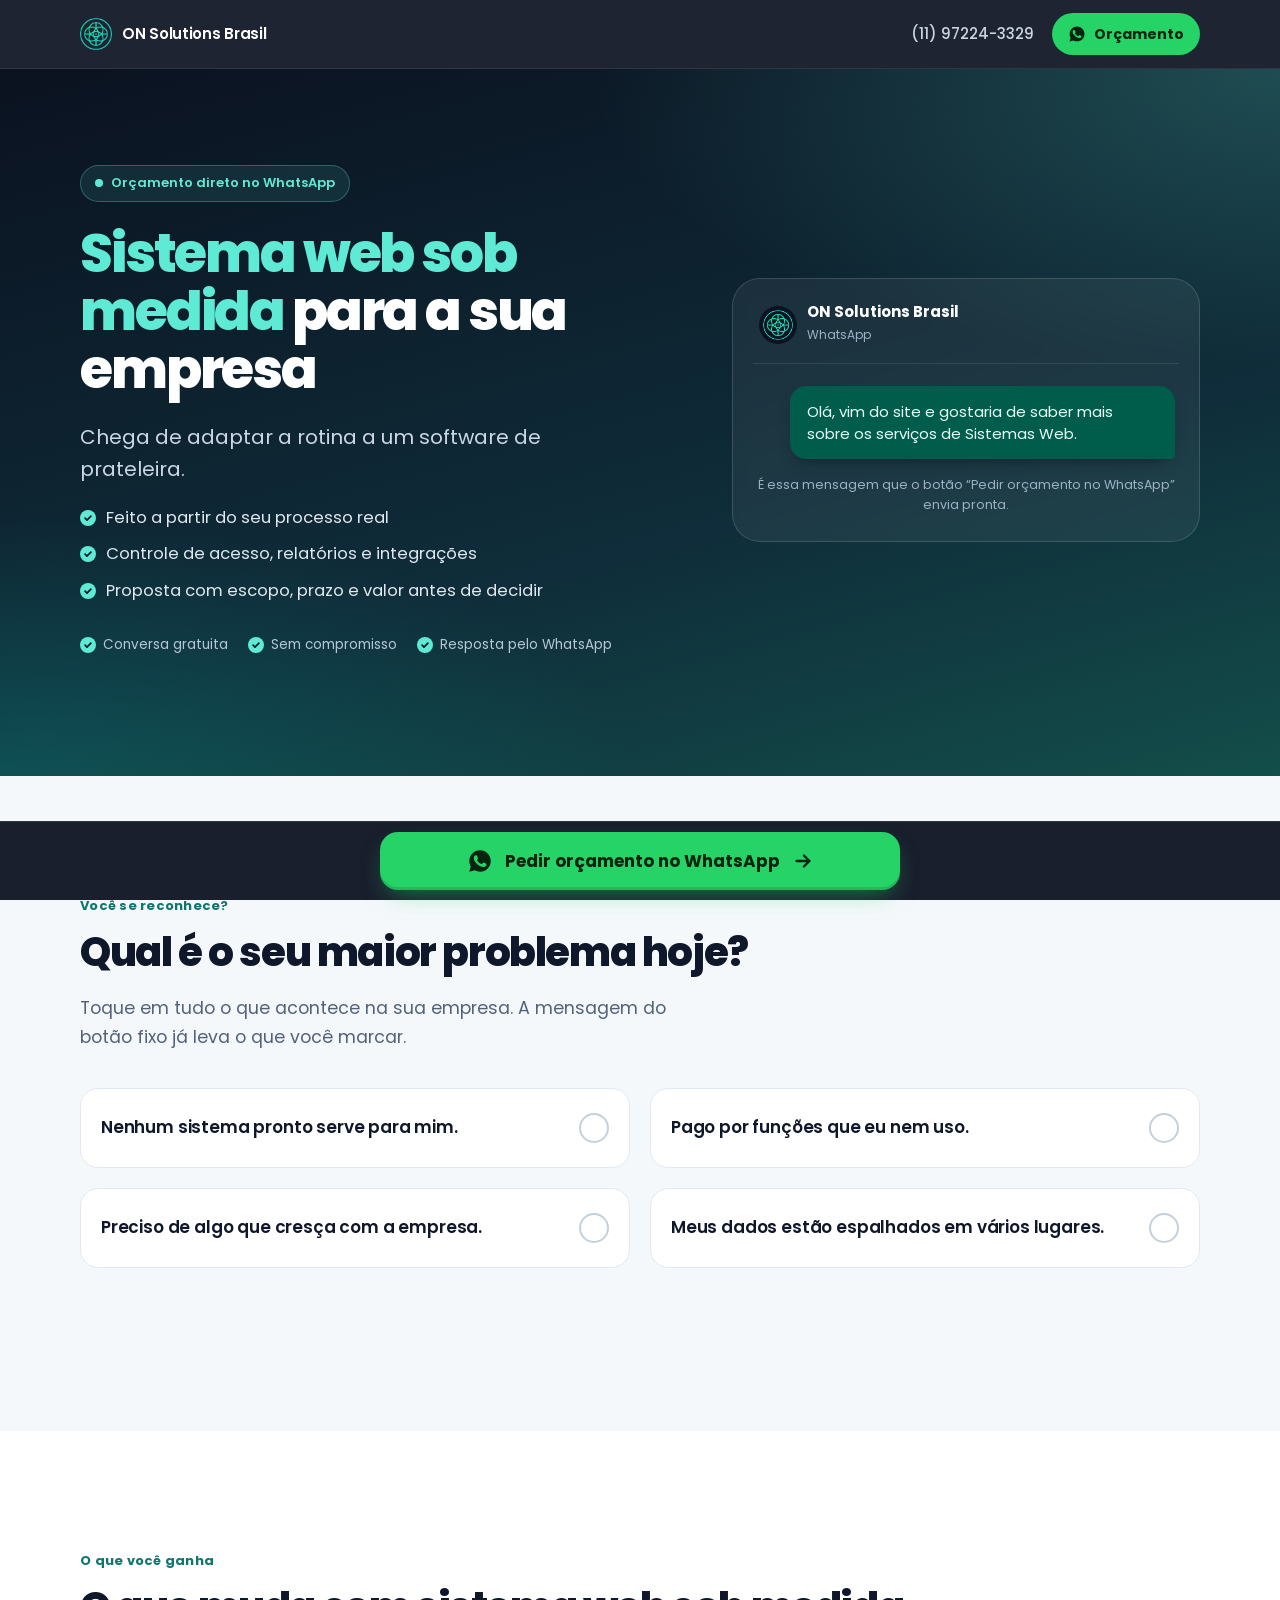
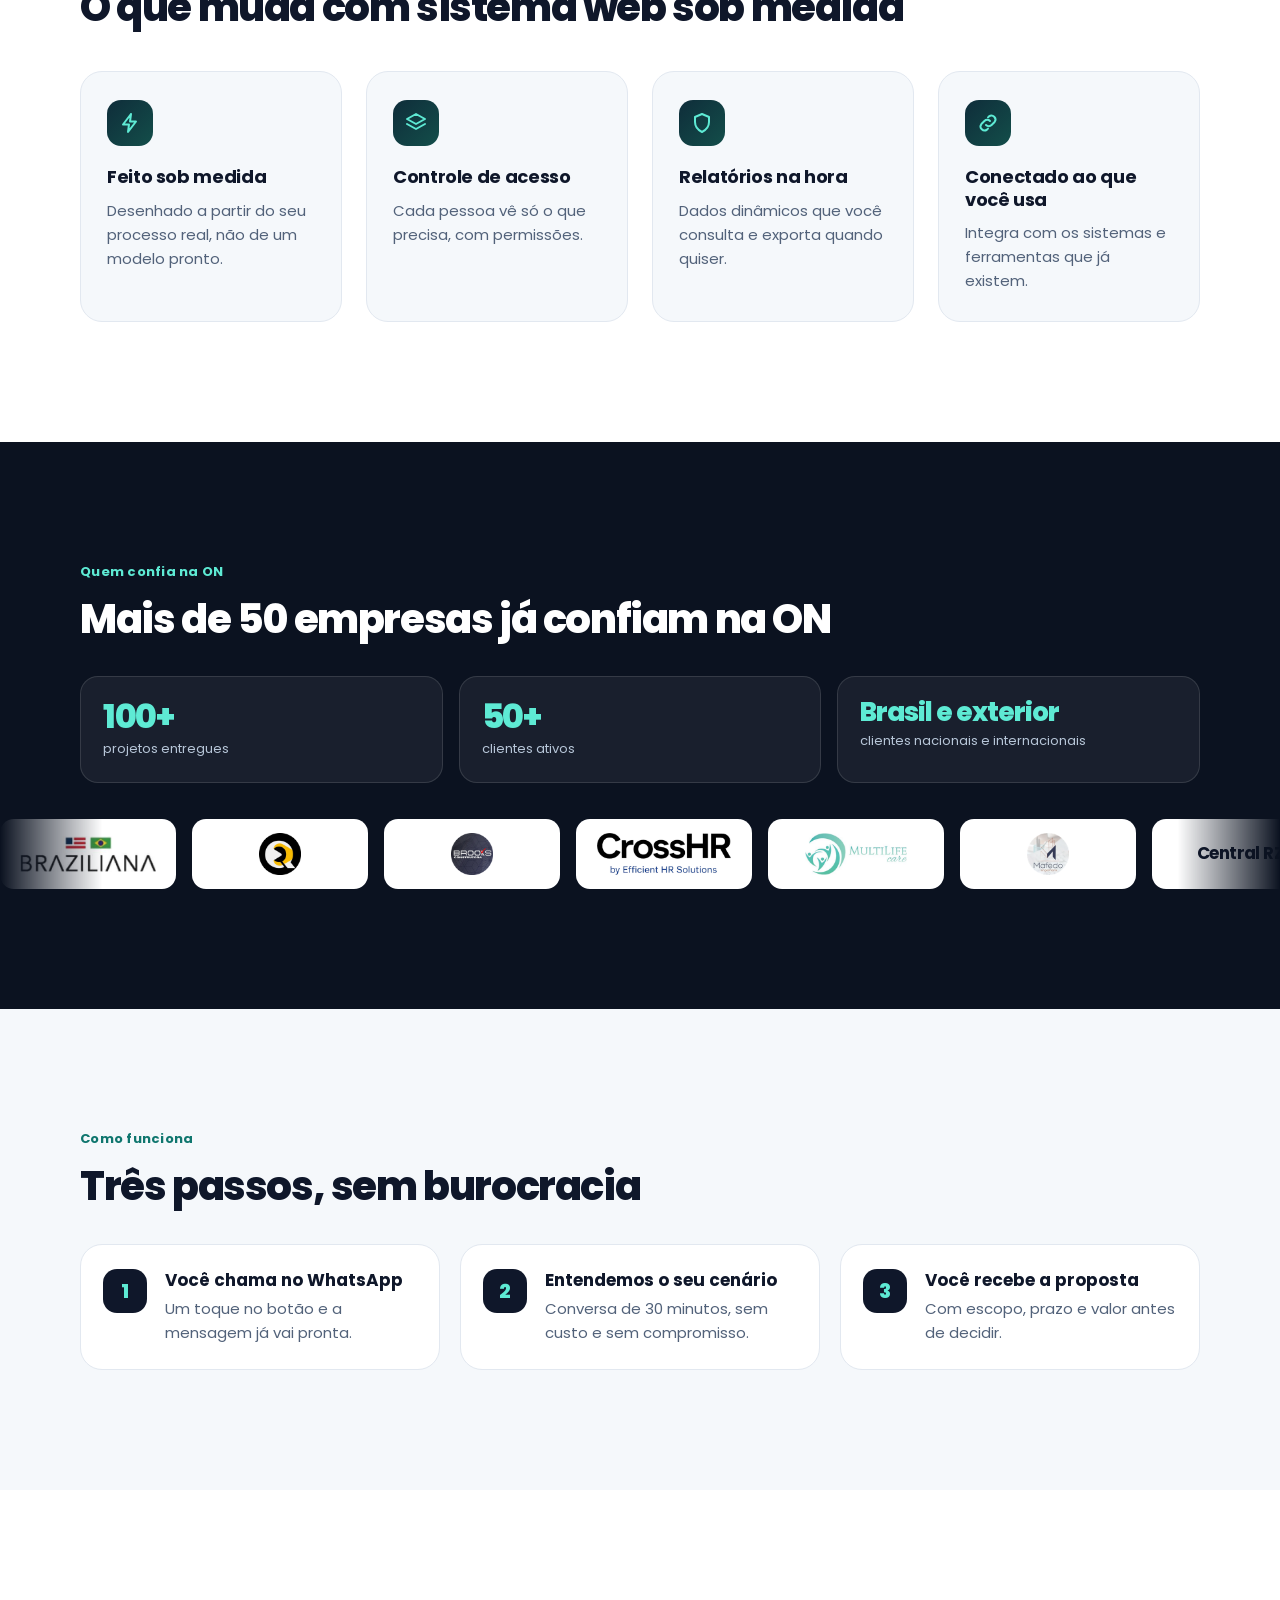
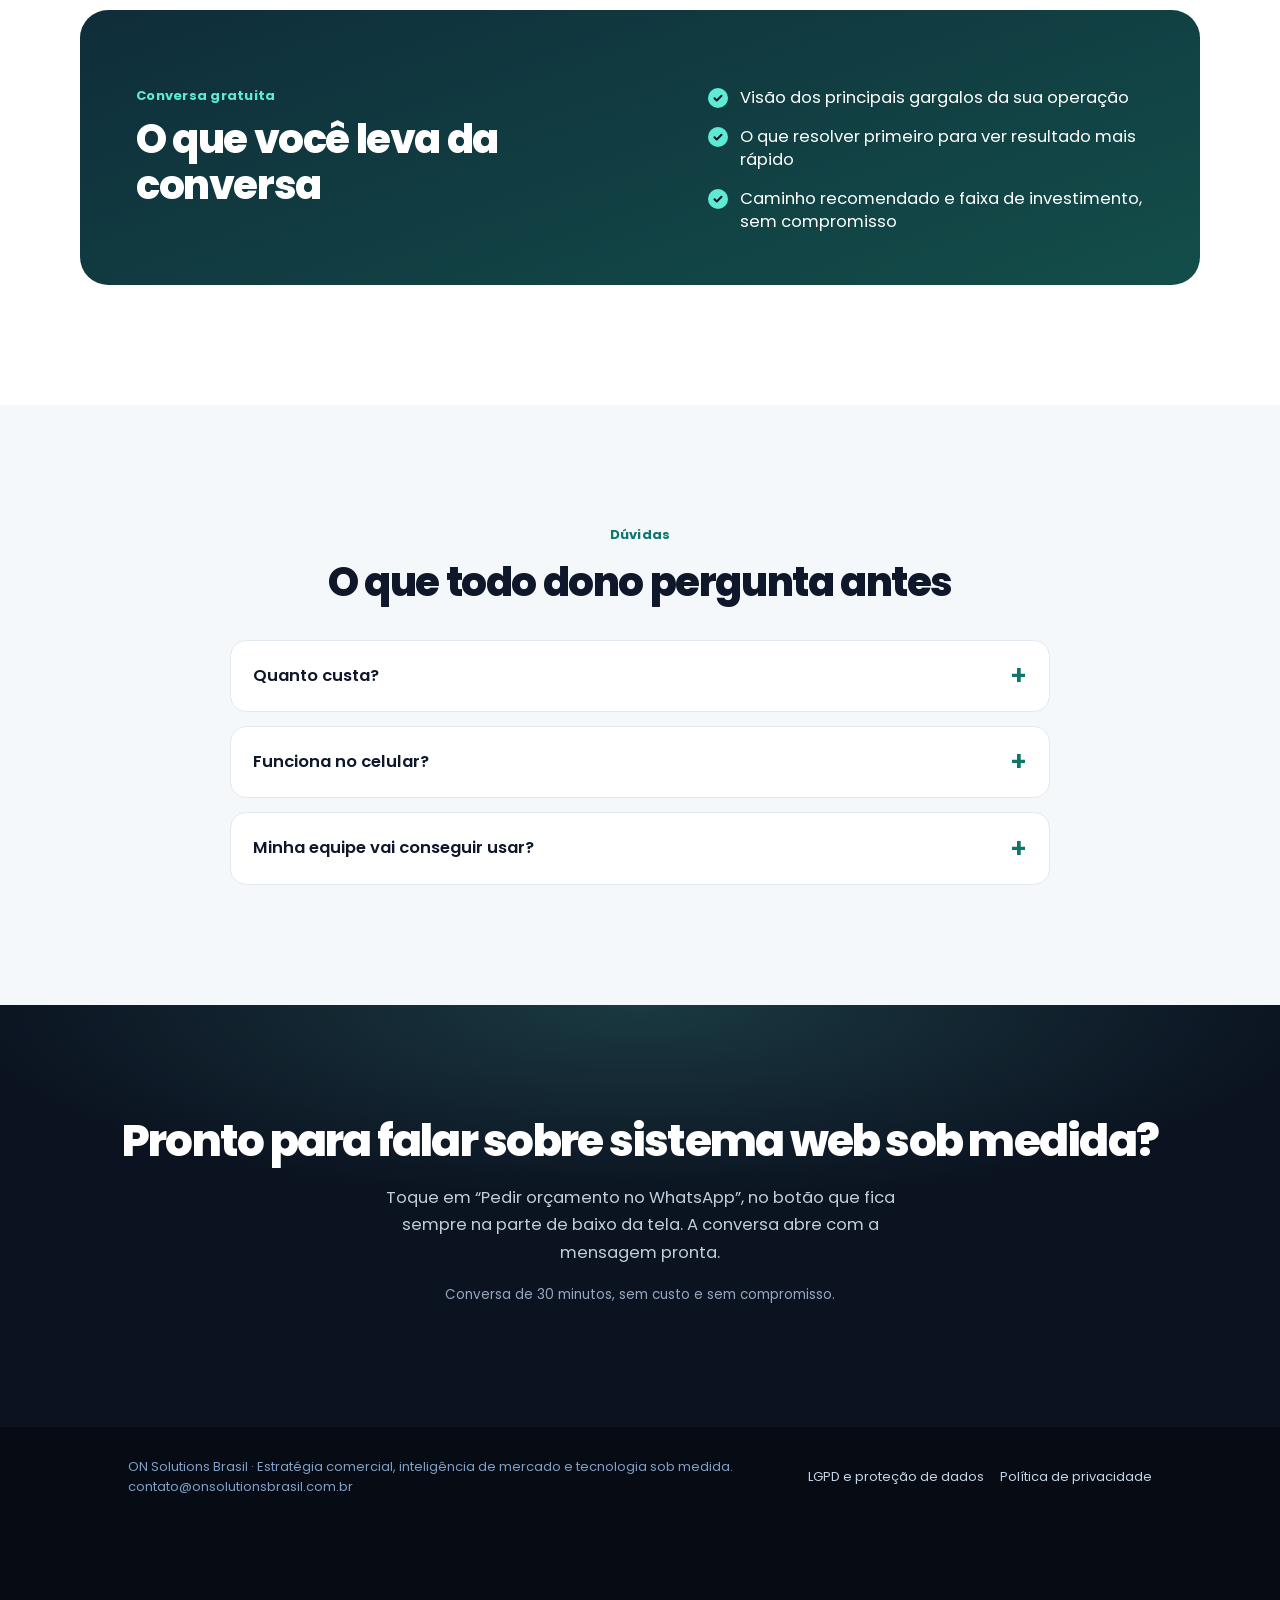
<file: index.html>
<!DOCTYPE html>
<html lang="pt-BR">
<head>
<meta charset="UTF-8">
<meta name="viewport" content="width=device-width, initial-scale=1, viewport-fit=cover">
<meta name="theme-color" content="#0B1220">
<title>Sistema Web Sob Medida | ON Solutions Brasil</title>
<meta name="description" content="Chega de adaptar a rotina a um software de prateleira.">
<meta name="robots" content="noindex,follow">
<link rel="canonical" href="https://onsolutionsbrasil.com.br/lp/sistema-web-sob-medida/">
<link rel="icon" type="image/png" sizes="48x48" href="assets/img/favicon.png">
<link rel="preconnect" href="https://fonts.googleapis.com">
<link rel="preconnect" href="https://fonts.gstatic.com" crossorigin>
<link href="https://fonts.googleapis.com/css2?family=Poppins:wght@400;500;600;700;800&display=swap" rel="stylesheet">
<link rel="stylesheet" href="css/styles.css">
</head>
<body class="l2">
<header class="top"><div class="w top-in">
  <span class="brand"><img src="assets/img/on-logo.png" alt="ON Solutions Brasil" width="32" height="32"><span>ON Solutions<span class="br"> Brasil</span></span></span>
  <div class="top-r">
    <a class="top-phone" data-wa="Olá, vim do site e gostaria de saber mais sobre os serviços de Sistemas Web." data-pos="topo-telefone" data-wa-main href="#">(11) 97224-3329</a>
    <a class="top-btn" data-wa="Olá, vim do site e gostaria de saber mais sobre os serviços de Sistemas Web." data-pos="topo" data-wa-main href="#"><svg viewBox="0 0 24 24" aria-hidden="true"><path d="M12.04 2C6.58 2 2.13 6.45 2.13 11.91c0 1.75.46 3.45 1.32 4.95L2.05 22l5.25-1.38a9.9 9.9 0 0 0 4.74 1.21c5.46 0 9.91-4.45 9.91-9.91S17.5 2 12.04 2Zm5.8 14.1c-.25.69-1.45 1.32-2 1.37-.5.05-1.13.07-1.82-.11-.42-.13-.96-.31-1.65-.6-2.9-1.25-4.8-4.17-4.95-4.36-.14-.19-1.18-1.57-1.18-3s.75-2.13 1.02-2.42c.26-.29.57-.36.76-.36h.55c.18 0 .42-.07.65.5.25.58.83 2 .9 2.15.07.14.12.31.02.5-.09.19-.14.31-.28.48-.14.17-.3.37-.43.5-.14.14-.29.29-.12.58.17.29.74 1.22 1.59 1.97 1.09.97 2.01 1.27 2.3 1.41.29.14.46.12.63-.07.17-.19.72-.84.91-1.13.19-.29.38-.24.65-.14.26.1 1.67.79 1.96.93.29.14.48.22.55.34.07.12.07.7-.18 1.39Z"/></svg>Orçamento</a>
  </div>
</div></header>
<main class="view" data-kind="lp2" data-route="lp/sistema-web-sob-medida" data-service="Sistemas Web" data-title="Sistema Web Sob Medida | ON Solutions Brasil">
<section class="hero">
  <div class="w hero-grid">
    <div>
      <span class="badge"><i></i>Orçamento direto no WhatsApp</span>
      <h1 class="h"><mark>Sistema web sob medida</mark> para a sua empresa</h1>
      <p class="sub">Chega de adaptar a rotina a um software de prateleira.</p>
      <ul class="points"><li>Feito a partir do seu processo real</li><li>Controle de acesso, relatórios e integrações</li><li>Proposta com escopo, prazo e valor antes de decidir</li></ul>
      <div class="trust"><span>Conversa gratuita</span><span>Sem compromisso</span><span>Resposta pelo WhatsApp</span></div>
    </div>
    <div class="chat">
      <div class="chat-head"><img src="assets/img/on-logo.png" alt="ON Solutions Brasil" width="38" height="38"><div><b>ON Solutions Brasil</b><small>WhatsApp</small></div></div>
      <div class="chat-body">
        <div class="bubble" data-bubble>Olá, vim do site e gostaria de saber mais sobre os serviços de Sistemas Web.</div>
        <div class="chat-hint">É essa mensagem que o botão “Pedir orçamento no WhatsApp” envia pronta.</div>
      </div>
    </div>
  </div>
</section>
<section class="sec" id="dores">
  <div class="w">
    <div class="eyebrow">Você se reconhece?</div>
    <h2 class="t2">Qual é o seu maior problema hoje?</h2>
    <p class="lead2">Toque em tudo o que acontece na sua empresa. A mensagem do botão fixo já leva o que você marcar.</p>
    <div class="pains" role="group" aria-label="Seu maior desafio"><button type="button" class="pain" aria-pressed="false" data-q="Nenhum sistema pronto serve para mim."><span class="qt">Nenhum sistema pronto serve para mim.</span><span class="ck"><svg viewBox="0 0 24 24" aria-hidden="true"><path d="M5 12.5l4.5 4.5L19 7.5"/></svg></span></button><button type="button" class="pain" aria-pressed="false" data-q="Pago por funções que eu nem uso."><span class="qt">Pago por funções que eu nem uso.</span><span class="ck"><svg viewBox="0 0 24 24" aria-hidden="true"><path d="M5 12.5l4.5 4.5L19 7.5"/></svg></span></button><button type="button" class="pain" aria-pressed="false" data-q="Preciso de algo que cresça com a empresa."><span class="qt">Preciso de algo que cresça com a empresa.</span><span class="ck"><svg viewBox="0 0 24 24" aria-hidden="true"><path d="M5 12.5l4.5 4.5L19 7.5"/></svg></span></button><button type="button" class="pain" aria-pressed="false" data-q="Meus dados estão espalhados em vários lugares."><span class="qt">Meus dados estão espalhados em vários lugares.</span><span class="ck"><svg viewBox="0 0 24 24" aria-hidden="true"><path d="M5 12.5l4.5 4.5L19 7.5"/></svg></span></button></div>
    <p class="pains-hint" aria-live="polite" data-hint></p>
  </div>
</section>
<section class="sec sec-w" id="beneficios">
  <div class="w">
    <div class="eyebrow">O que você ganha</div>
    <h2 class="t2">O que muda com sistema web sob medida</h2>
    <div class="bens"><div class="ben"><div class="bi"><svg viewBox="0 0 24 24" aria-hidden="true"><path d="M13 3L5 13.5h6L10 21l8-10.5h-6z"/></svg></div><h3>Feito sob medida</h3><p>Desenhado a partir do seu processo real, não de um modelo pronto.</p></div><div class="ben"><div class="bi"><svg viewBox="0 0 24 24" aria-hidden="true"><path d="M12 3l9 5-9 5-9-5z"/><path d="M3 13l9 5 9-5"/></svg></div><h3>Controle de acesso</h3><p>Cada pessoa vê só o que precisa, com permissões.</p></div><div class="ben"><div class="bi"><svg viewBox="0 0 24 24" aria-hidden="true"><path d="M12 3l7 3v5c0 4.5-3 8-7 10-4-2-7-5.5-7-10V6z"/></svg></div><h3>Relatórios na hora</h3><p>Dados dinâmicos que você consulta e exporta quando quiser.</p></div><div class="ben"><div class="bi"><svg viewBox="0 0 24 24" aria-hidden="true"><path d="M10 14a4 4 0 005.6 0l3-3a4 4 0 00-5.6-5.6l-1 1"/><path d="M14 10a4 4 0 00-5.6 0l-3 3a4 4 0 005.6 5.6l1-1"/></svg></div><h3>Conectado ao que você usa</h3><p>Integra com os sistemas e ferramentas que já existem.</p></div></div>
  </div>
</section>
<section class="sec proof" id="clientes">
  <div class="w">
    <div class="eyebrow">Quem confia na ON</div>
    <h2 class="t2">Mais de 50 empresas já confiam na ON</h2>
    <div class="stats">
      <div class="stat"><b>100+</b><span>projetos entregues</span></div>
      <div class="stat"><b>50+</b><span>clientes ativos</span></div>
      <div class="stat wide"><b>Brasil e exterior</b><span>clientes nacionais e internacionais</span></div>
    </div>
  </div>
  <div class="marq marquee" data-marquee aria-label="Clientes da ON Solutions"><div class="track" data-track><div class="chip"><img src="assets/img/cliente-braziliana.png" alt="Braziliana" decoding="async"></div><div class="chip"><img src="assets/img/cliente-quatri-automacao.png" alt="Quatri Automação" decoding="async"></div><div class="chip"><img src="assets/img/cliente-brooks-construtora.png" alt="Brooks Construtora" decoding="async"></div><div class="chip"><img src="assets/img/cliente-crosshr.png" alt="CrossHR" decoding="async"></div><div class="chip"><img src="assets/img/cliente-multilife-care.png" alt="MultiLife Care" decoding="async"></div><div class="chip"><img src="assets/img/cliente-mafedo-engenharia.png" alt="Mafedo Engenharia" decoding="async"></div><div class="chip"><span class="wm">Central RZ</span></div></div></div>
</section>
<section class="sec" id="como-funciona">
  <div class="w">
    <div class="eyebrow">Como funciona</div>
    <h2 class="t2">Três passos, sem burocracia</h2>
    <div class="steps2"><div class="st"><div class="n">1</div><div><b>Você chama no WhatsApp</b><p>Um toque no botão e a mensagem já vai pronta.</p></div></div><div class="st"><div class="n">2</div><div><b>Entendemos o seu cenário</b><p>Conversa de 30 minutos, sem custo e sem compromisso.</p></div></div><div class="st"><div class="n">3</div><div><b>Você recebe a proposta</b><p>Com escopo, prazo e valor antes de decidir.</p></div></div></div>
  </div>
</section>
<section class="sec sec-w" id="oferta">
  <div class="w">
    <div class="offer">
      <div>
        <div class="eyebrow" style="color:var(--mint)">Conversa gratuita</div>
        <h2 class="t2">O que você leva da conversa</h2>
      </div>
      <ul>
        <li>Visão dos principais gargalos da sua operação</li>
        <li>O que resolver primeiro para ver resultado mais rápido</li>
        <li>Caminho recomendado e faixa de investimento, sem compromisso</li>
      </ul>
    </div>
  </div>
</section>
<section class="sec" id="duvidas">
  <div class="w">
    <div class="eyebrow">Dúvidas</div>
    <h2 class="t2">O que todo dono pergunta antes</h2>
    <div class="faq"><details><summary>Quanto custa?</summary><p>Depende do que a sua empresa precisa. Na conversa gratuita entendemos o seu cenário e você recebe uma proposta com escopo, prazo e valor antes de decidir.</p></details><details><summary>Funciona no celular?</summary><p>Sim. O sistema se adapta a computador, tablet e celular.</p></details><details><summary>Minha equipe vai conseguir usar?</summary><p>A solução é desenhada em cima da rotina que sua equipe já tem, e não o contrário. Treinamos o time e acompanhamos o início de uso até todo mundo estar seguro.</p></details></div>
  </div>
</section>
<section class="final" id="conversa">
  <div class="w">
    <h2 class="h2 final-t">Pronto para falar sobre sistema web sob medida?</h2>
    <p class="lead3">Toque em “Pedir orçamento no WhatsApp”, no botão que fica sempre na parte de baixo da tela. A conversa abre com a mensagem pronta.</p>
    <p class="note">Conversa de 30 minutos, sem custo e sem compromisso.</p>
  </div>
</section>
</main>
<footer class="foot"><div class="w foot-in">
  <div>ON Solutions Brasil · Estratégia comercial, inteligência de mercado e tecnologia sob medida.<br>contato@onsolutionsbrasil.com.br</div>
  <div class="lk"><a href="lgpd/">LGPD e proteção de dados</a><a href="politica-de-privacidade/">Política de privacidade</a></div>
</div></footer>
<div class="sticky"><a class="cta" data-wa="Olá, vim do site e gostaria de saber mais sobre os serviços de Sistemas Web." data-pos="barra-fixa" data-wa-main href="#"><svg viewBox="0 0 24 24" aria-hidden="true"><path d="M12.04 2C6.58 2 2.13 6.45 2.13 11.91c0 1.75.46 3.45 1.32 4.95L2.05 22l5.25-1.38a9.9 9.9 0 0 0 4.74 1.21c5.46 0 9.91-4.45 9.91-9.91S17.5 2 12.04 2Zm5.8 14.1c-.25.69-1.45 1.32-2 1.37-.5.05-1.13.07-1.82-.11-.42-.13-.96-.31-1.65-.6-2.9-1.25-4.8-4.17-4.95-4.36-.14-.19-1.18-1.57-1.18-3s.75-2.13 1.02-2.42c.26-.29.57-.36.76-.36h.55c.18 0 .42-.07.65.5.25.58.83 2 .9 2.15.07.14.12.31.02.5-.09.19-.14.31-.28.48-.14.17-.3.37-.43.5-.14.14-.29.29-.12.58.17.29.74 1.22 1.59 1.97 1.09.97 2.01 1.27 2.3 1.41.29.14.46.12.63-.07.17-.19.72-.84.91-1.13.19-.29.38-.24.65-.14.26.1 1.67.79 1.96.93.29.14.48.22.55.34.07.12.07.7-.18 1.39Z"/></svg><span>Pedir orçamento no WhatsApp</span><svg class="arr" viewBox="0 0 24 24" aria-hidden="true"><path d="M5 12h14M13 6l6 6-6 6"/></svg></a></div>
<script src="js/main.js"></script>
</body>
</html>
</file>
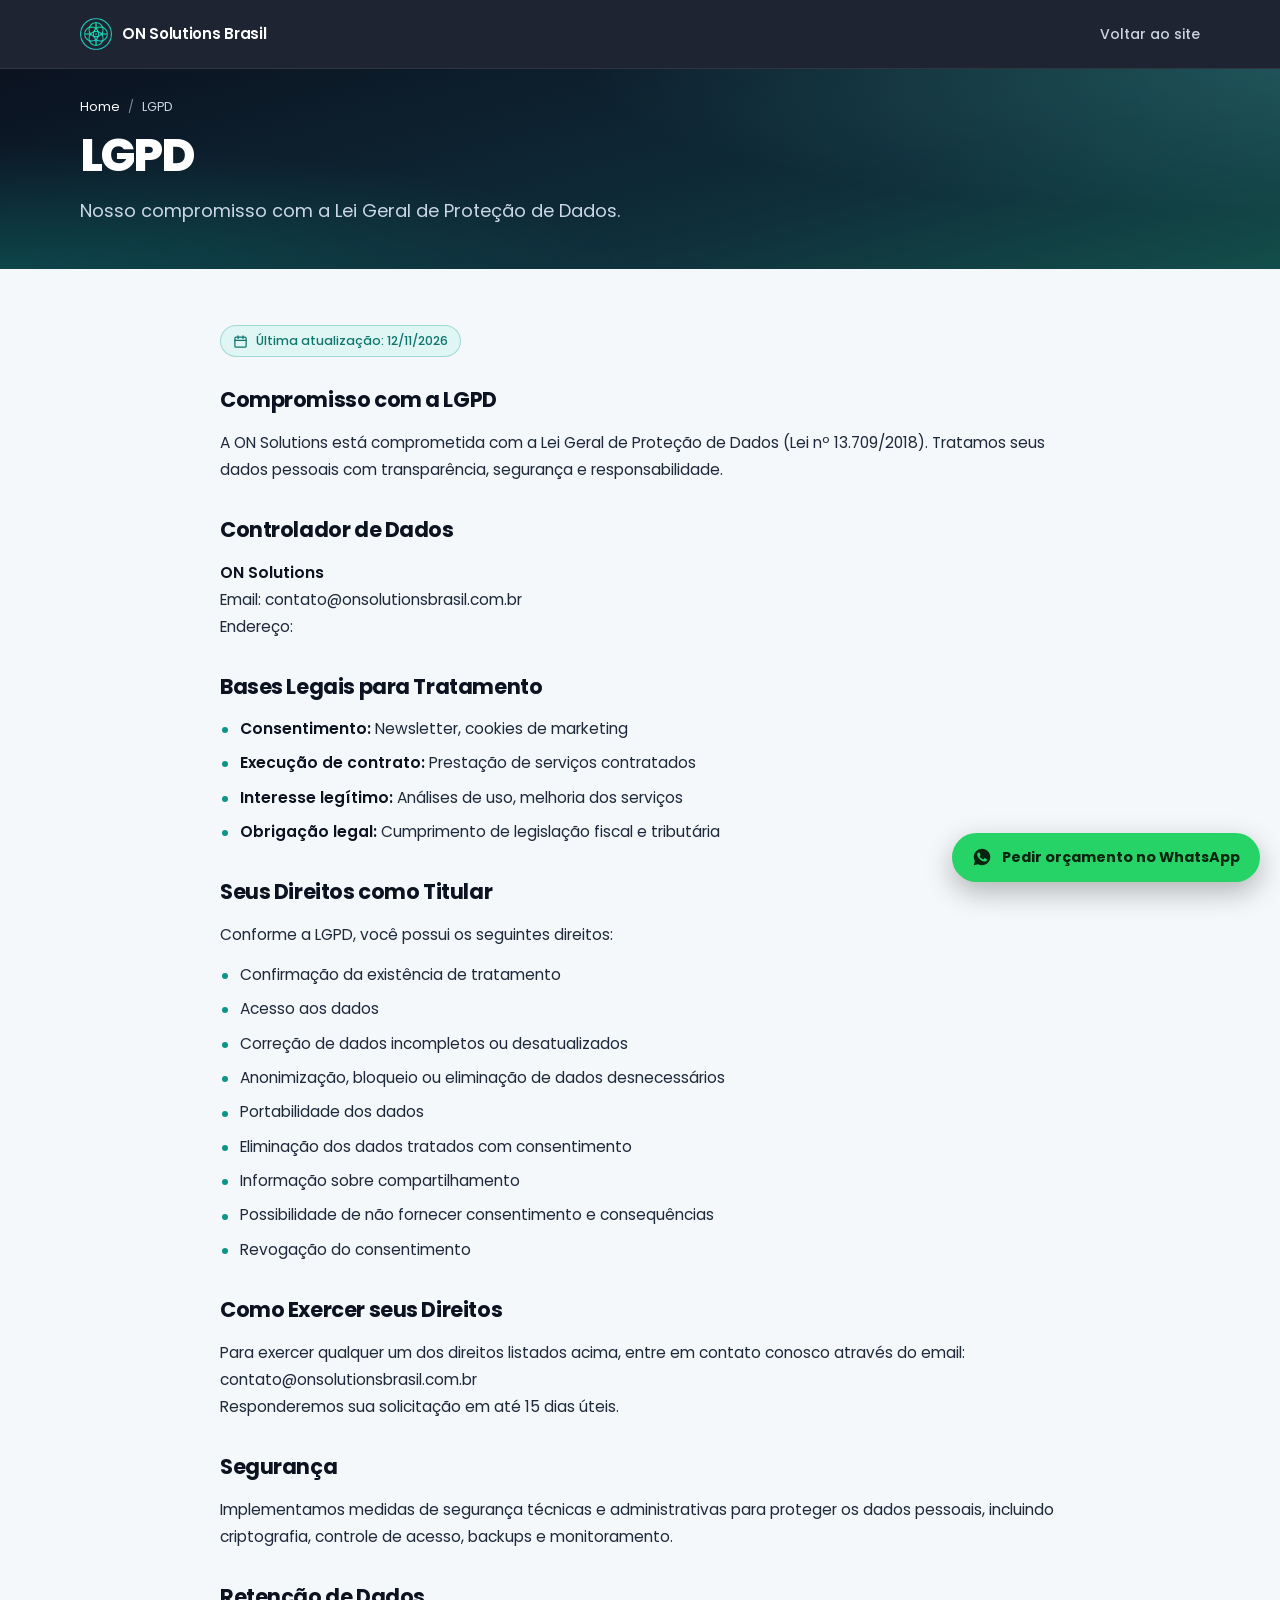
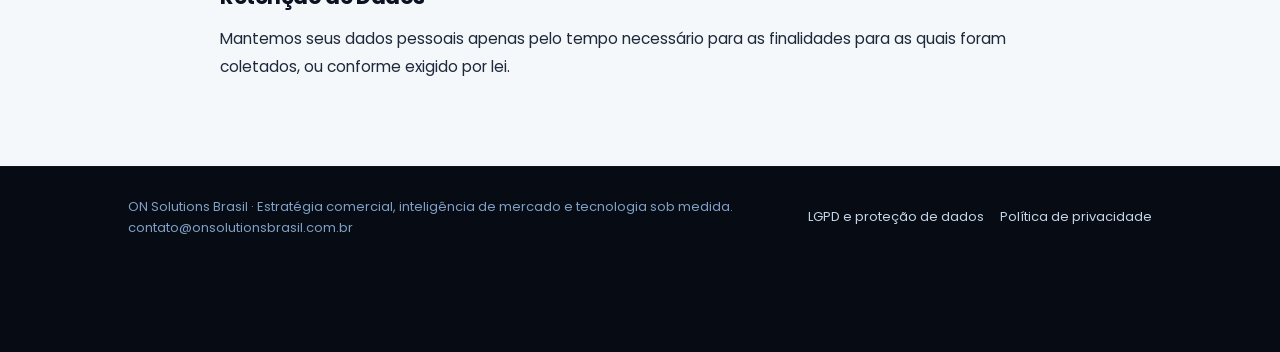
<file: lgpd/index.html>
<!DOCTYPE html>
<html lang="pt-BR">
<head>
<meta charset="UTF-8">
<meta name="viewport" content="width=device-width, initial-scale=1, viewport-fit=cover">
<meta name="theme-color" content="#0B1220">
<title>LGPD | ON Solutions Brasil</title>
<link rel="icon" type="image/png" sizes="48x48" href="../assets/img/favicon.png">
<link rel="preconnect" href="https://fonts.googleapis.com">
<link rel="preconnect" href="https://fonts.gstatic.com" crossorigin>
<link href="https://fonts.googleapis.com/css2?family=Poppins:wght@400;500;600;700;800&display=swap" rel="stylesheet">
<link rel="stylesheet" href="../css/styles.css">
</head>
<body class="legal-page">
<header class="top"><div class="w top-in">
  <a class="brand" href="../" style="text-decoration:none"><img src="../assets/img/on-logo.png" alt="ON Solutions Brasil" width="32" height="32"><span>ON Solutions<span class="br"> Brasil</span></span></a>
  <a class="legal-back" href="../">Voltar ao site</a>
</div></header>
<section class="legal-hero"><div class="w">
  <nav class="crumbs" aria-label="Você está em"><a href="../">Home</a><span aria-hidden="true">/</span><span aria-current="page">LGPD</span></nav>
  <h1>LGPD</h1>
  <p>Nosso compromisso com a Lei Geral de Proteção de Dados.</p>
</div></section>
<main class="legal"><div class="legal-col">
  <div class="legal-body">
<span class="legal-badge"><svg viewBox="0 0 24 24" aria-hidden="true"><rect x="3" y="5" width="18" height="16" rx="2"/><path d="M3 10h18M8 3v4M16 3v4"/></svg>Última atualização: 12/11/2026</span>
<h2>Compromisso com a LGPD</h2>
<p>A ON Solutions está comprometida com a Lei Geral de Proteção de Dados (Lei nº 13.709/2018). Tratamos seus dados pessoais com transparência, segurança e responsabilidade.</p>
<h2>Controlador de Dados</h2>
<p><strong>ON Solutions</strong><br>Email: contato@onsolutionsbrasil.com.br<br>Endereço:</p>
<h2>Bases Legais para Tratamento</h2>
<ul>
<li><strong>Consentimento:</strong> Newsletter, cookies de marketing</li>
<li><strong>Execução de contrato:</strong> Prestação de serviços contratados</li>
<li><strong>Interesse legítimo:</strong> Análises de uso, melhoria dos serviços</li>
<li><strong>Obrigação legal:</strong> Cumprimento de legislação fiscal e tributária</li>
</ul>
<h2>Seus Direitos como Titular</h2>
<p>Conforme a LGPD, você possui os seguintes direitos:</p>
<ul>
<li>Confirmação da existência de tratamento</li>
<li>Acesso aos dados</li>
<li>Correção de dados incompletos ou desatualizados</li>
<li>Anonimização, bloqueio ou eliminação de dados desnecessários</li>
<li>Portabilidade dos dados</li>
<li>Eliminação dos dados tratados com consentimento</li>
<li>Informação sobre compartilhamento</li>
<li>Possibilidade de não fornecer consentimento e consequências</li>
<li>Revogação do consentimento</li>
</ul>
<h2>Como Exercer seus Direitos</h2>
<p>Para exercer qualquer um dos direitos listados acima, entre em contato conosco através do email: contato@onsolutionsbrasil.com.br<br>Responderemos sua solicitação em até 15 dias úteis.</p>
<h2>Segurança</h2>
<p>Implementamos medidas de segurança técnicas e administrativas para proteger os dados pessoais, incluindo criptografia, controle de acesso, backups e monitoramento.</p>
<h2>Retenção de Dados</h2>
<p>Mantemos seus dados pessoais apenas pelo tempo necessário para as finalidades para as quais foram coletados, ou conforme exigido por lei.</p>
  </div>
</div></main>
<footer class="foot"><div class="w foot-in">
  <div>ON Solutions Brasil · Estratégia comercial, inteligência de mercado e tecnologia sob medida.<br>contato@onsolutionsbrasil.com.br</div>
  <div class="lk"><a href="../lgpd/">LGPD e proteção de dados</a><a href="../politica-de-privacidade/">Política de privacidade</a></div>
</div></footer>
<a class="wa-float" data-wa="Olá, vim do site e gostaria de saber mais sobre os serviços da ON Solutions." data-pos="flutuante-legal" href="#"><svg viewBox="0 0 24 24" aria-hidden="true"><path d="M12.04 2C6.58 2 2.13 6.45 2.13 11.91c0 1.75.46 3.45 1.32 4.95L2.05 22l5.25-1.38a9.9 9.9 0 0 0 4.74 1.21c5.46 0 9.91-4.45 9.91-9.91S17.5 2 12.04 2Zm5.8 14.1c-.25.69-1.45 1.32-2 1.37-.5.05-1.13.07-1.82-.11-.42-.13-.96-.31-1.65-.6-2.9-1.25-4.8-4.17-4.95-4.36-.14-.19-1.18-1.57-1.18-3s.75-2.13 1.02-2.42c.26-.29.57-.36.76-.36h.55c.18 0 .42-.07.65.5.25.58.83 2 .9 2.15.07.14.12.31.02.5-.09.19-.14.31-.28.48-.14.17-.3.37-.43.5-.14.14-.29.29-.12.58.17.29.74 1.22 1.59 1.97 1.09.97 2.01 1.27 2.3 1.41.29.14.46.12.63-.07.17-.19.72-.84.91-1.13.19-.29.38-.24.65-.14.26.1 1.67.79 1.96.93.29.14.48.22.55.34.07.12.07.7-.18 1.39Z"/></svg><span>Pedir orçamento no WhatsApp</span></a>
<script src="../js/main.js"></script>
</body>
</html>
</file>
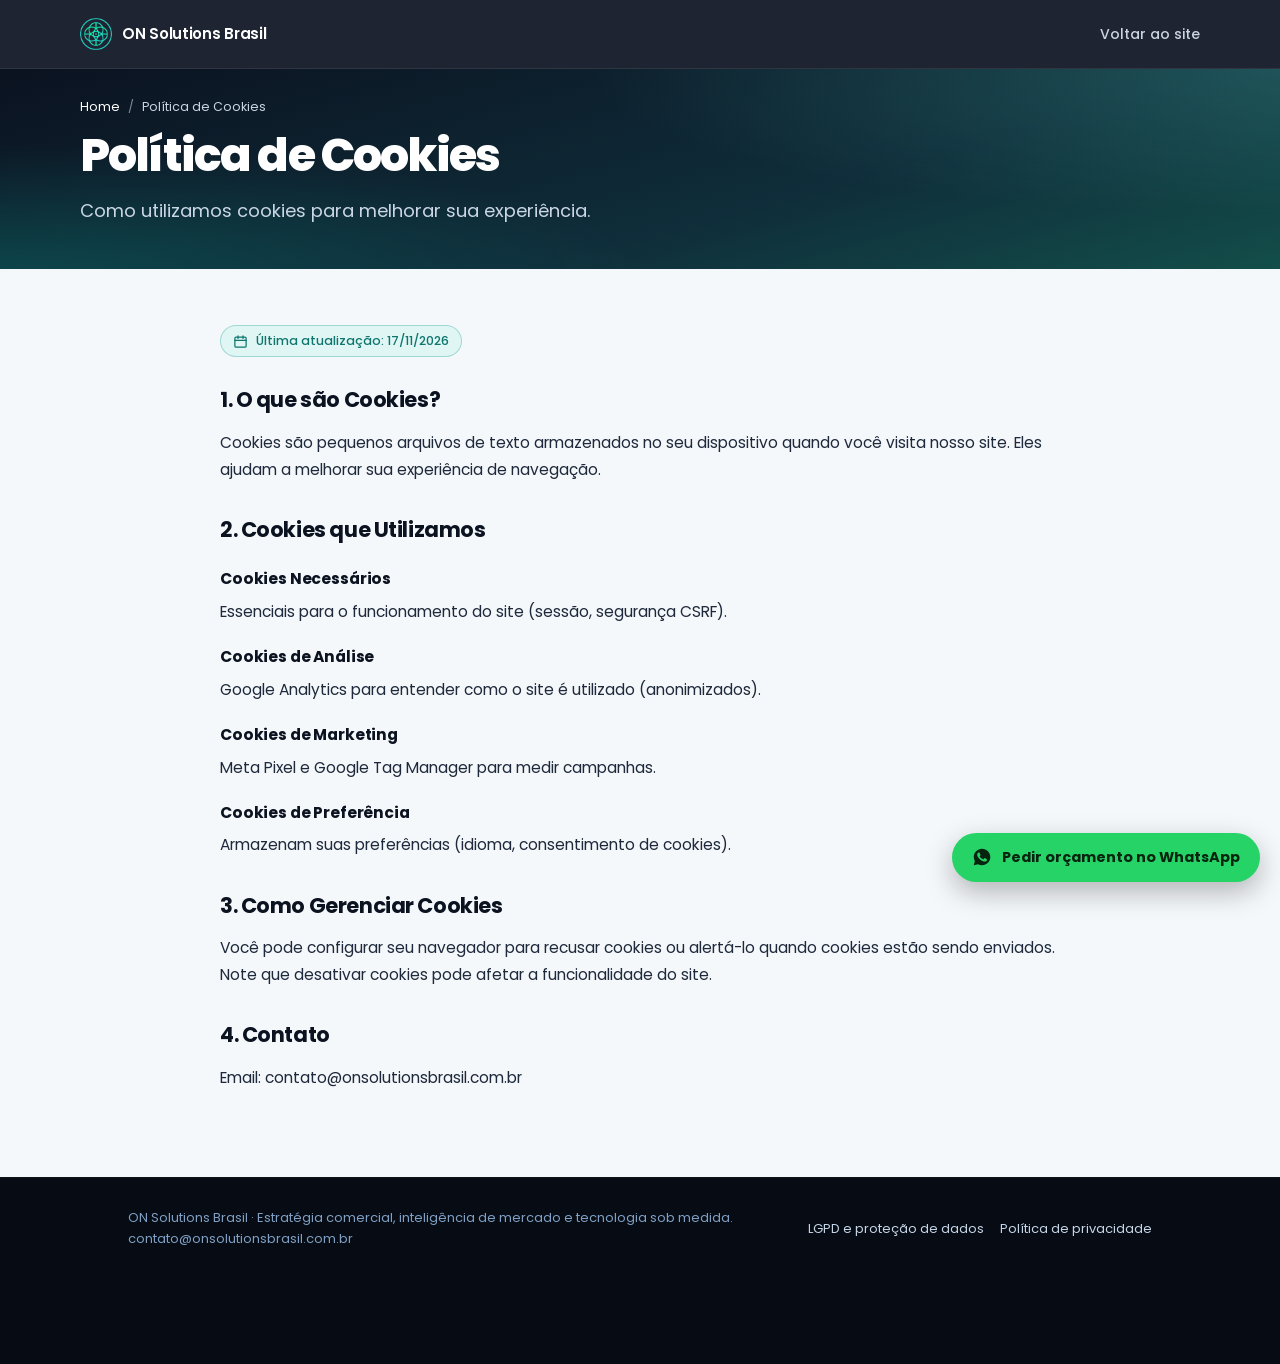
<file: politica-de-cookies/index.html>
<!DOCTYPE html>
<html lang="pt-BR">
<head>
<meta charset="UTF-8">
<meta name="viewport" content="width=device-width, initial-scale=1, viewport-fit=cover">
<meta name="theme-color" content="#0B1220">
<title>Política de Cookies | ON Solutions Brasil</title>
<link rel="icon" type="image/png" sizes="48x48" href="../assets/img/favicon.png">
<link rel="preconnect" href="https://fonts.googleapis.com">
<link rel="preconnect" href="https://fonts.gstatic.com" crossorigin>
<link href="https://fonts.googleapis.com/css2?family=Poppins:wght@400;500;600;700;800&display=swap" rel="stylesheet">
<link rel="stylesheet" href="../css/styles.css">
</head>
<body class="legal-page">
<header class="top"><div class="w top-in">
  <a class="brand" href="../" style="text-decoration:none"><img src="../assets/img/on-logo.png" alt="ON Solutions Brasil" width="32" height="32"><span>ON Solutions<span class="br"> Brasil</span></span></a>
  <a class="legal-back" href="../">Voltar ao site</a>
</div></header>
<section class="legal-hero"><div class="w">
  <nav class="crumbs" aria-label="Você está em"><a href="../">Home</a><span aria-hidden="true">/</span><span aria-current="page">Política de Cookies</span></nav>
  <h1>Política de Cookies</h1>
  <p>Como utilizamos cookies para melhorar sua experiência.</p>
</div></section>
<main class="legal"><div class="legal-col">
  <div class="legal-body">
<span class="legal-badge"><svg viewBox="0 0 24 24" aria-hidden="true"><rect x="3" y="5" width="18" height="16" rx="2"/><path d="M3 10h18M8 3v4M16 3v4"/></svg>Última atualização: 17/11/2026</span>
<h2>1. O que são Cookies?</h2>
<p>Cookies são pequenos arquivos de texto armazenados no seu dispositivo quando você visita nosso site. Eles ajudam a melhorar sua experiência de navegação.</p>
<h2>2. Cookies que Utilizamos</h2>
<h3>Cookies Necessários</h3>
<p>Essenciais para o funcionamento do site (sessão, segurança CSRF).</p>
<h3>Cookies de Análise</h3>
<p>Google Analytics para entender como o site é utilizado (anonimizados).</p>
<h3>Cookies de Marketing</h3>
<p>Meta Pixel e Google Tag Manager para medir campanhas.</p>
<h3>Cookies de Preferência</h3>
<p>Armazenam suas preferências (idioma, consentimento de cookies).</p>
<h2>3. Como Gerenciar Cookies</h2>
<p>Você pode configurar seu navegador para recusar cookies ou alertá-lo quando cookies estão sendo enviados. Note que desativar cookies pode afetar a funcionalidade do site.</p>
<h2>4. Contato</h2>
<p>Email: contato@onsolutionsbrasil.com.br</p>
  </div>
</div></main>
<footer class="foot"><div class="w foot-in">
  <div>ON Solutions Brasil · Estratégia comercial, inteligência de mercado e tecnologia sob medida.<br>contato@onsolutionsbrasil.com.br</div>
  <div class="lk"><a href="../lgpd/">LGPD e proteção de dados</a><a href="../politica-de-privacidade/">Política de privacidade</a></div>
</div></footer>
<a class="wa-float" data-wa="Olá, vim do site e gostaria de saber mais sobre os serviços da ON Solutions." data-pos="flutuante-legal" href="#"><svg viewBox="0 0 24 24" aria-hidden="true"><path d="M12.04 2C6.58 2 2.13 6.45 2.13 11.91c0 1.75.46 3.45 1.32 4.95L2.05 22l5.25-1.38a9.9 9.9 0 0 0 4.74 1.21c5.46 0 9.91-4.45 9.91-9.91S17.5 2 12.04 2Zm5.8 14.1c-.25.69-1.45 1.32-2 1.37-.5.05-1.13.07-1.82-.11-.42-.13-.96-.31-1.65-.6-2.9-1.25-4.8-4.17-4.95-4.36-.14-.19-1.18-1.57-1.18-3s.75-2.13 1.02-2.42c.26-.29.57-.36.76-.36h.55c.18 0 .42-.07.65.5.25.58.83 2 .9 2.15.07.14.12.31.02.5-.09.19-.14.31-.28.48-.14.17-.3.37-.43.5-.14.14-.29.29-.12.58.17.29.74 1.22 1.59 1.97 1.09.97 2.01 1.27 2.3 1.41.29.14.46.12.63-.07.17-.19.72-.84.91-1.13.19-.29.38-.24.65-.14.26.1 1.67.79 1.96.93.29.14.48.22.55.34.07.12.07.7-.18 1.39Z"/></svg><span>Pedir orçamento no WhatsApp</span></a>
<script src="../js/main.js"></script>
</body>
</html>
</file>
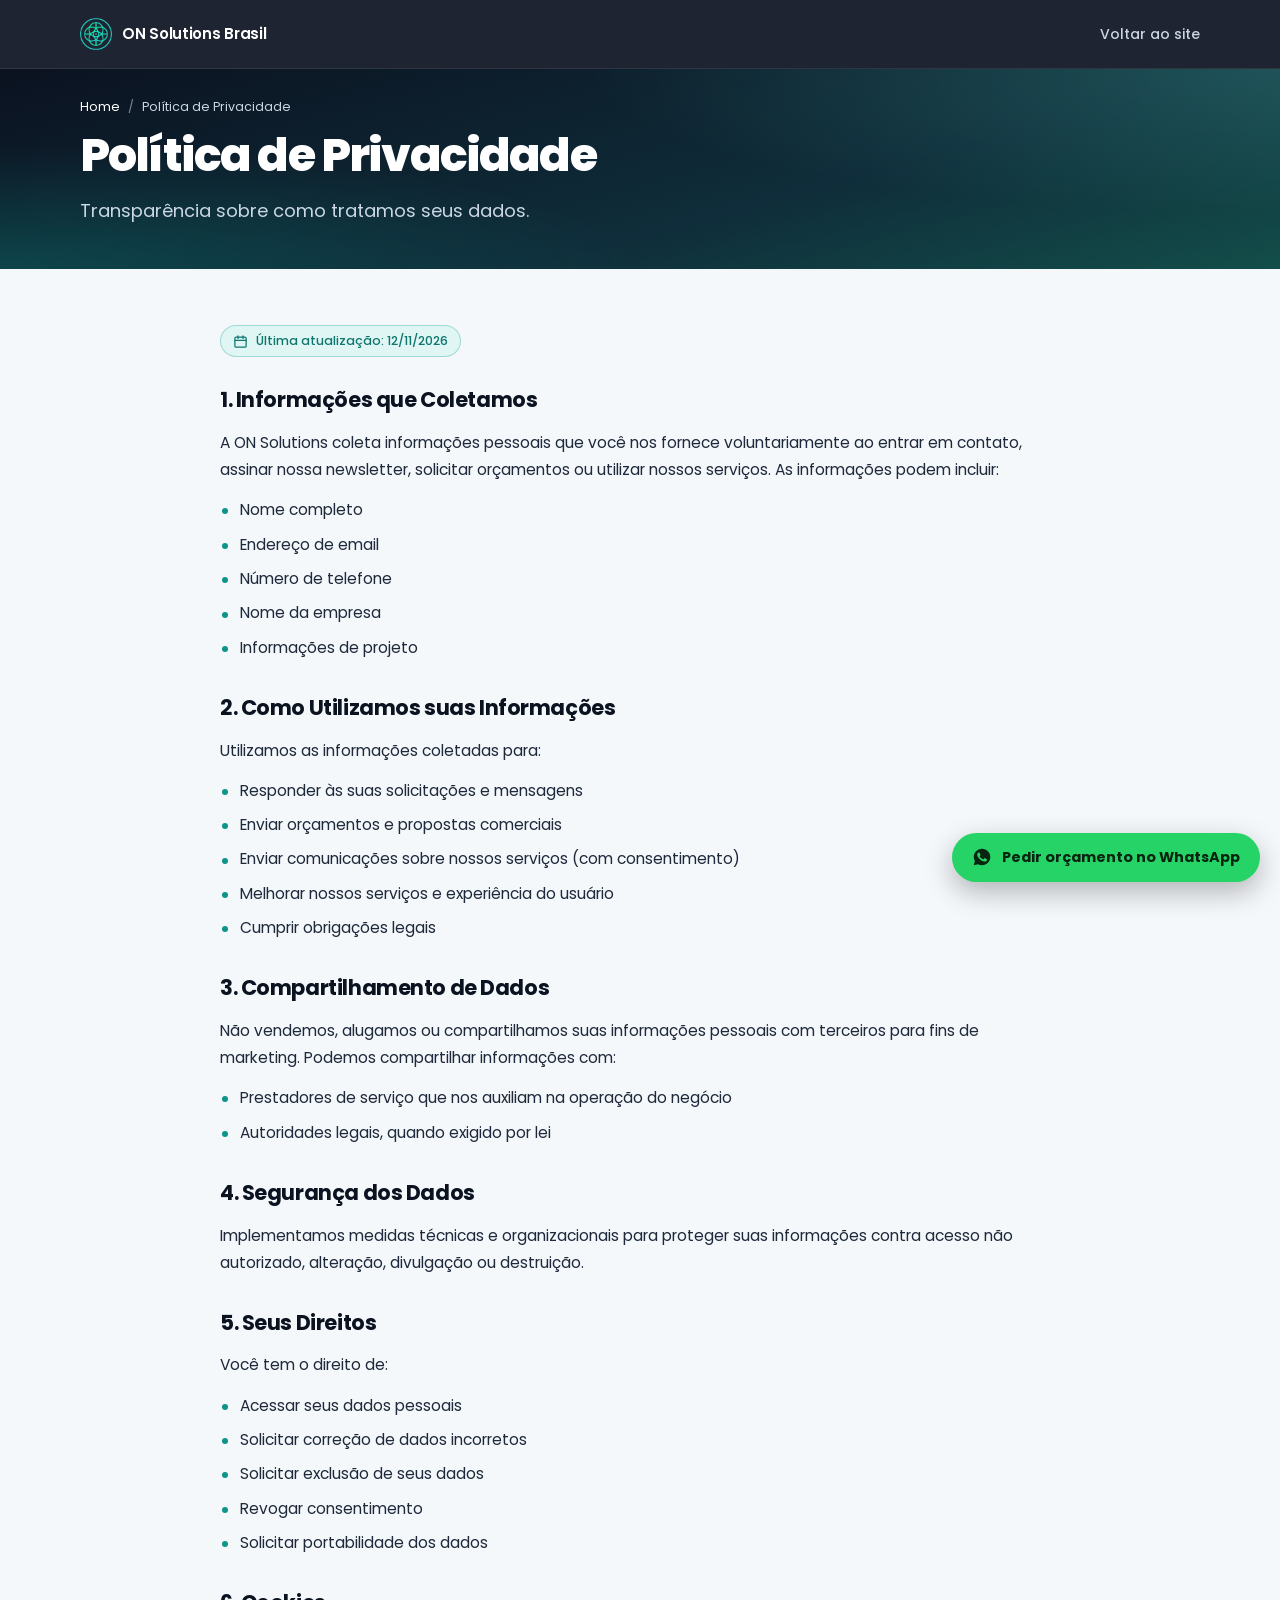
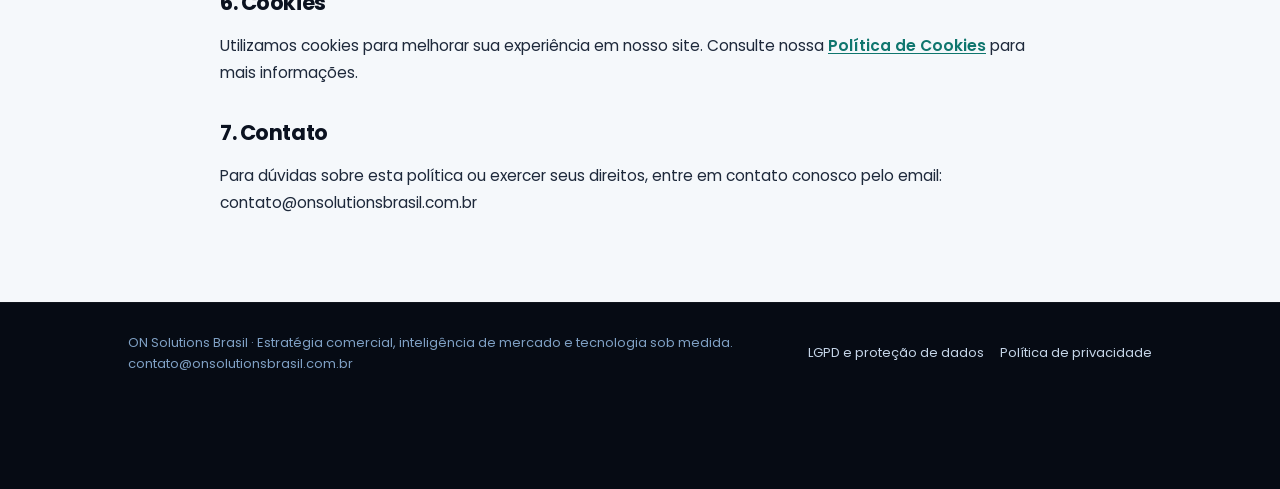
<file: politica-de-privacidade/index.html>
<!DOCTYPE html>
<html lang="pt-BR">
<head>
<meta charset="UTF-8">
<meta name="viewport" content="width=device-width, initial-scale=1, viewport-fit=cover">
<meta name="theme-color" content="#0B1220">
<title>Política de Privacidade | ON Solutions Brasil</title>
<link rel="icon" type="image/png" sizes="48x48" href="../assets/img/favicon.png">
<link rel="preconnect" href="https://fonts.googleapis.com">
<link rel="preconnect" href="https://fonts.gstatic.com" crossorigin>
<link href="https://fonts.googleapis.com/css2?family=Poppins:wght@400;500;600;700;800&display=swap" rel="stylesheet">
<link rel="stylesheet" href="../css/styles.css">
</head>
<body class="legal-page">
<header class="top"><div class="w top-in">
  <a class="brand" href="../" style="text-decoration:none"><img src="../assets/img/on-logo.png" alt="ON Solutions Brasil" width="32" height="32"><span>ON Solutions<span class="br"> Brasil</span></span></a>
  <a class="legal-back" href="../">Voltar ao site</a>
</div></header>
<section class="legal-hero"><div class="w">
  <nav class="crumbs" aria-label="Você está em"><a href="../">Home</a><span aria-hidden="true">/</span><span aria-current="page">Política de Privacidade</span></nav>
  <h1>Política de Privacidade</h1>
  <p>Transparência sobre como tratamos seus dados.</p>
</div></section>
<main class="legal"><div class="legal-col">
  <div class="legal-body">
<span class="legal-badge"><svg viewBox="0 0 24 24" aria-hidden="true"><rect x="3" y="5" width="18" height="16" rx="2"/><path d="M3 10h18M8 3v4M16 3v4"/></svg>Última atualização: 12/11/2026</span>
<h2>1. Informações que Coletamos</h2>
<p>A ON Solutions coleta informações pessoais que você nos fornece voluntariamente ao entrar em contato, assinar nossa newsletter, solicitar orçamentos ou utilizar nossos serviços. As informações podem incluir:</p>
<ul>
<li>Nome completo</li>
<li>Endereço de email</li>
<li>Número de telefone</li>
<li>Nome da empresa</li>
<li>Informações de projeto</li>
</ul>
<h2>2. Como Utilizamos suas Informações</h2>
<p>Utilizamos as informações coletadas para:</p>
<ul>
<li>Responder às suas solicitações e mensagens</li>
<li>Enviar orçamentos e propostas comerciais</li>
<li>Enviar comunicações sobre nossos serviços (com consentimento)</li>
<li>Melhorar nossos serviços e experiência do usuário</li>
<li>Cumprir obrigações legais</li>
</ul>
<h2>3. Compartilhamento de Dados</h2>
<p>Não vendemos, alugamos ou compartilhamos suas informações pessoais com terceiros para fins de marketing. Podemos compartilhar informações com:</p>
<ul>
<li>Prestadores de serviço que nos auxiliam na operação do negócio</li>
<li>Autoridades legais, quando exigido por lei</li>
</ul>
<h2>4. Segurança dos Dados</h2>
<p>Implementamos medidas técnicas e organizacionais para proteger suas informações contra acesso não autorizado, alteração, divulgação ou destruição.</p>
<h2>5. Seus Direitos</h2>
<p>Você tem o direito de:</p>
<ul>
<li>Acessar seus dados pessoais</li>
<li>Solicitar correção de dados incorretos</li>
<li>Solicitar exclusão de seus dados</li>
<li>Revogar consentimento</li>
<li>Solicitar portabilidade dos dados</li>
</ul>
<h2>6. Cookies</h2>
<p>Utilizamos cookies para melhorar sua experiência em nosso site. Consulte nossa <a href="../politica-de-cookies/">Política de Cookies</a> para mais informações.</p>
<h2>7. Contato</h2>
<p>Para dúvidas sobre esta política ou exercer seus direitos, entre em contato conosco pelo email: contato@onsolutionsbrasil.com.br</p>
  </div>
</div></main>
<footer class="foot"><div class="w foot-in">
  <div>ON Solutions Brasil · Estratégia comercial, inteligência de mercado e tecnologia sob medida.<br>contato@onsolutionsbrasil.com.br</div>
  <div class="lk"><a href="../lgpd/">LGPD e proteção de dados</a><a href="../politica-de-privacidade/">Política de privacidade</a></div>
</div></footer>
<a class="wa-float" data-wa="Olá, vim do site e gostaria de saber mais sobre os serviços da ON Solutions." data-pos="flutuante-legal" href="#"><svg viewBox="0 0 24 24" aria-hidden="true"><path d="M12.04 2C6.58 2 2.13 6.45 2.13 11.91c0 1.75.46 3.45 1.32 4.95L2.05 22l5.25-1.38a9.9 9.9 0 0 0 4.74 1.21c5.46 0 9.91-4.45 9.91-9.91S17.5 2 12.04 2Zm5.8 14.1c-.25.69-1.45 1.32-2 1.37-.5.05-1.13.07-1.82-.11-.42-.13-.96-.31-1.65-.6-2.9-1.25-4.8-4.17-4.95-4.36-.14-.19-1.18-1.57-1.18-3s.75-2.13 1.02-2.42c.26-.29.57-.36.76-.36h.55c.18 0 .42-.07.65.5.25.58.83 2 .9 2.15.07.14.12.31.02.5-.09.19-.14.31-.28.48-.14.17-.3.37-.43.5-.14.14-.29.29-.12.58.17.29.74 1.22 1.59 1.97 1.09.97 2.01 1.27 2.3 1.41.29.14.46.12.63-.07.17-.19.72-.84.91-1.13.19-.29.38-.24.65-.14.26.1 1.67.79 1.96.93.29.14.48.22.55.34.07.12.07.7-.18 1.39Z"/></svg><span>Pedir orçamento no WhatsApp</span></a>
<script src="../js/main.js"></script>
</body>
</html>
</file>
<file: css/styles.css>
:root{--ink:#0B1220;--navy:#0F172A;--bg:#F5F8FB;--line:#E2E8F0;--text:#0F172A;--soft:#52627A;--mint:#5EEAD4;--teal:#0D9488;--tealD:#0F766E;--wa:#25D366;--waD:#1EBE5B;--font:"Poppins","Segoe UI",system-ui,-apple-system,sans-serif}
*,*::before,*::after{box-sizing:border-box}
html{scroll-behavior:smooth;-webkit-text-size-adjust:100%}
body{margin:0;font-family:var(--font);color:var(--text);background:var(--bg);line-height:1.55;font-size:16px;-webkit-font-smoothing:antialiased;overflow-x:hidden}
h1,h2,h3,p,ul{margin:0}
ul{padding:0;list-style:none}
a{color:inherit}
img{display:block;max-width:100%}
.w{width:min(1120px,100% - 32px);margin-inline:auto}
:focus-visible{outline:3px solid var(--teal);outline-offset:3px;border-radius:10px}
.top :focus-visible,.hero :focus-visible,.proof :focus-visible,.final :focus-visible,.sticky :focus-visible{outline-color:var(--mint)}
.top{position:sticky;top:0;z-index:50;background:rgba(11,18,32,.92);backdrop-filter:blur(12px);-webkit-backdrop-filter:blur(12px);border-bottom:1px solid rgba(255,255,255,.08)}
.top-in{display:flex;align-items:center;justify-content:space-between;height:60px;gap:12px}
.brand{display:flex;align-items:center;gap:10px;color:#fff;font-weight:600;font-size:15px;letter-spacing:-.02em;white-space:nowrap}
.brand img{width:32px;height:32px}
.top-r{display:flex;align-items:center;gap:18px}
.top-phone{display:none;color:#CBD5E1;font-weight:500;font-size:15px;text-decoration:none}
.top-phone:hover{color:var(--mint)}
.top-btn{display:inline-flex;align-items:center;gap:8px;background:var(--wa);color:#06240F;font-weight:700;font-size:14px;padding:10px 16px;border-radius:999px;text-decoration:none;white-space:nowrap}
.top-btn svg{width:18px;height:18px;fill:currentColor}
@media(max-width:400px){.brand .br{display:none}}
.hero{background:radial-gradient(90% 70% at 100% 0%,rgba(94,234,212,.22),transparent 60%),radial-gradient(80% 60% at 0% 100%,rgba(13,148,136,.32),transparent 62%),linear-gradient(165deg,#0B1220 0%,#0F2D3A 62%,#134E4A 100%);color:#fff;padding:26px 0 44px}
.hero-grid{display:grid;gap:26px}
.badge{display:inline-flex;align-items:center;gap:8px;font-size:13px;font-weight:600;color:var(--mint);background:rgba(94,234,212,.10);border:1px solid rgba(94,234,212,.30);padding:6px 12px;border-radius:999px}
.badge i{width:8px;height:8px;border-radius:50%;background:var(--mint);animation:ping 2s infinite}
@keyframes ping{0%{box-shadow:0 0 0 0 rgba(94,234,212,.6)}70%,100%{box-shadow:0 0 0 10px rgba(94,234,212,0)}}
.h{font-size:clamp(29px,8.4vw,54px);line-height:1.05;font-weight:800;letter-spacing:-.04em;margin-top:16px}
.h mark{background:none;color:var(--mint)}
.sub{margin-top:14px;font-size:clamp(17px,4.5vw,20px);line-height:1.45;color:#CBD7E4;max-width:560px}
.points{display:none}
.cta{position:relative;display:flex;align-items:center;justify-content:center;gap:12px;width:100%;min-height:62px;padding:16px 22px;border-radius:18px;background:var(--wa);color:#06240F;font-family:inherit;font-weight:700;font-size:18px;line-height:1.2;text-decoration:none;text-align:center;box-shadow:0 14px 34px -10px rgba(37,211,102,.65),inset 0 -3px 0 rgba(0,0,0,.12);overflow:hidden;transition:transform .15s,background .15s;-webkit-tap-highlight-color:transparent}
.cta:hover{background:var(--waD)}
.cta:active{transform:translateY(1px) scale(.99)}
.cta svg{width:26px;height:26px;flex:none;fill:currentColor}
.cta .arr{width:22px;height:22px;fill:none;stroke:currentColor;stroke-width:2.6;stroke-linecap:round;stroke-linejoin:round}
.cta::after{content:"";position:absolute;inset:0;background:linear-gradient(110deg,transparent 30%,rgba(255,255,255,.45) 50%,transparent 70%);transform:translateX(-120%);animation:shine 3.4s ease-in-out infinite;pointer-events:none}
@keyframes shine{0%,55%{transform:translateX(-120%)}100%{transform:translateX(120%)}}
.trust{display:flex;flex-wrap:wrap;gap:8px 16px;margin-top:16px;font-size:13.5px;color:#B7C6D8}
.trust span{display:inline-flex;align-items:center;gap:7px}
.trust span::before,.points li::before,.offer li::before{content:"";flex:none;width:16px;height:16px;border-radius:50%;background:var(--mint) url("data:image/svg+xml,%3Csvg xmlns='http://www.w3.org/2000/svg' viewBox='0 0 24 24' fill='none' stroke='%230B1220' stroke-width='4' stroke-linecap='round' stroke-linejoin='round'%3E%3Cpath d='M5 12.5l4.5 4.5L19 7.5'/%3E%3C/svg%3E") center/10px no-repeat}
.chat{display:block;text-decoration:none;color:#fff;background:rgba(255,255,255,.06);border:1px solid rgba(255,255,255,.14);border-radius:24px;padding:14px;backdrop-filter:blur(8px);-webkit-backdrop-filter:blur(8px)}
.chat-head{display:flex;align-items:center;gap:10px;padding:4px 6px 12px;border-bottom:1px solid rgba(255,255,255,.10)}
.chat-head img{width:38px;height:38px;border-radius:50%;background:#0B1220;padding:4px}
.chat-head b{display:block;font-size:15px;line-height:1.2}
.chat-head small{font-size:12px;color:#9FB2C7}
.chat-body{padding:16px 4px 4px;display:flex;flex-direction:column;gap:12px}
.bubble{align-self:flex-end;max-width:92%;background:#005C4B;color:#E9FFF7;border-radius:16px 16px 4px 16px;padding:12px 14px;font-size:15px;line-height:1.45;box-shadow:0 8px 18px -10px rgba(0,0,0,.6)}
.chat-hint{font-size:12.5px;color:#9FB2C7;text-align:center}
.sec{padding:52px 0}
.sec-w{background:#fff}
.eyebrow{font-size:13px;font-weight:700;color:var(--tealD);letter-spacing:.02em}
.t2{font-size:clamp(26px,6.8vw,40px);line-height:1.1;font-weight:800;letter-spacing:-.035em;margin-top:8px}
.lead2{margin-top:12px;color:var(--soft);font-size:16.5px;max-width:620px}
.pains{display:grid;gap:12px;margin-top:24px}
.pain{display:flex;align-items:center;gap:14px;width:100%;min-height:68px;padding:14px 16px;border-radius:18px;background:#fff;border:1.5px solid var(--line);font-family:inherit;font-weight:600;font-size:17px;line-height:1.3;letter-spacing:-.01em;color:inherit;text-align:left;cursor:pointer;transition:border-color .15s,background .15s,transform .15s;-webkit-tap-highlight-color:transparent}
.pain:hover{border-color:#9DDBB8}
.pain:active{transform:scale(.99)}
.pain .qt{flex:1}
.pain .ck{flex:none;width:30px;height:30px;border-radius:50%;border:2px solid #C5D0DD;display:grid;place-items:center;transition:background .15s,border-color .15s}
.pain .ck svg{width:16px;height:16px;fill:none;stroke:#fff;stroke-width:3.4;stroke-linecap:round;stroke-linejoin:round;opacity:0}
.pain[aria-pressed=true]{border-color:var(--wa);background:#F0FFF6}
.pain[aria-pressed=true] .ck{background:var(--wa);border-color:var(--wa)}
.pain[aria-pressed=true] .ck svg{opacity:1}
.pains-hint{margin-top:14px;font-size:14px;color:var(--soft);text-align:center;min-height:21px}
.bens{display:grid;gap:14px;margin-top:26px}
.ben{background:var(--bg);border:1px solid var(--line);border-radius:20px;padding:20px}
.bi{width:46px;height:46px;border-radius:14px;background:linear-gradient(135deg,#0F2D3A,#134E4A);display:grid;place-items:center;margin-bottom:14px}
.bi svg{width:24px;height:24px;stroke:var(--mint);fill:none;stroke-width:2;stroke-linecap:round;stroke-linejoin:round}
.ben h3{font-size:18px;font-weight:700;letter-spacing:-.02em;line-height:1.25}
.ben p{margin-top:6px;color:var(--soft);font-size:15px}
.proof{background:#0B1220;color:#fff}
.proof .eyebrow{color:var(--mint)}
.stats{display:grid;grid-template-columns:1fr 1fr;gap:12px;margin-top:22px}
.stat{background:rgba(255,255,255,.06);border:1px solid rgba(255,255,255,.12);border-radius:18px;padding:16px}
.stat b{display:block;font-size:34px;font-weight:800;letter-spacing:-.04em;line-height:1;color:var(--mint)}
.stat span{display:block;margin-top:6px;font-size:13px;color:#B7C6D8}
.stat.wide{grid-column:1/-1}
.stat.wide b{font-size:26px}
.marq{margin-top:22px;overflow-x:auto;scrollbar-width:none;-webkit-mask-image:linear-gradient(90deg,transparent,#000 8%,#000 92%,transparent);mask-image:linear-gradient(90deg,transparent,#000 8%,#000 92%,transparent)}
.marq::-webkit-scrollbar{display:none}
.marq.is-looping{overflow:hidden}
.track{display:flex;width:max-content}
.marq.is-looping .track{animation:mq var(--dur,40s) linear infinite;will-change:transform}
.marq.is-looping.is-paused .track{animation-play-state:paused}
@keyframes mq{to{transform:translateX(-50%)}}
.chip{flex:none;width:168px;height:64px;margin-right:12px;background:#fff;border-radius:14px;display:flex;align-items:center;justify-content:center;padding:10px 16px}
.chip img{max-width:136px;max-height:42px;width:auto;height:auto;object-fit:contain}
.chip .wm{font-weight:700;font-size:17px;letter-spacing:-.03em;color:#0F172A;text-align:center;line-height:1.15}
.steps2{display:grid;gap:12px;margin-top:24px}
.st{display:flex;gap:16px;align-items:flex-start;background:#fff;border:1px solid var(--line);border-radius:20px;padding:18px}
.st .n{flex:none;width:44px;height:44px;border-radius:14px;background:var(--navy);color:var(--mint);font-weight:800;font-size:20px;display:grid;place-items:center}
.st b{display:block;font-size:17px;line-height:1.3}
.st p{color:var(--soft);font-size:15px;margin-top:2px}
.offer{background:linear-gradient(160deg,#0F2D3A,#134E4A);border-radius:26px;color:#fff;padding:26px 22px}
.offer .t2{margin-top:6px}
.offer ul{display:grid;gap:12px;margin:18px 0 24px}
.offer li{display:flex;gap:12px;align-items:flex-start;font-size:16.5px;line-height:1.4}
.offer li::before{margin-top:2px;width:20px;height:20px;background-size:12px}
.faq{display:grid;gap:10px;margin-top:22px}
details{background:#fff;border:1px solid var(--line);border-radius:16px}
summary{cursor:pointer;list-style:none;padding:18px;font-weight:600;font-size:16.5px;display:flex;justify-content:space-between;gap:12px;align-items:center;min-height:58px;-webkit-tap-highlight-color:transparent}
summary::-webkit-details-marker{display:none}
summary::after{content:"+";font-size:26px;line-height:1;color:var(--tealD);flex:none}
details[open] summary::after{content:"\2013"}
details p{padding:0 18px 18px;color:var(--soft);font-size:15.5px}
.final{background:radial-gradient(90% 80% at 50% 0%,rgba(94,234,212,.18),transparent 60%),#0B1220;color:#fff;text-align:center;padding:58px 0 64px}
.final .h2{font-size:clamp(28px,7.4vw,44px);font-weight:800;letter-spacing:-.04em;line-height:1.08}
.final p.lead3{color:#C0CEDC;margin:14px auto 26px;max-width:520px;font-size:16.5px}
.note{margin-top:14px;font-size:13.5px;color:#93A7BD}
.foot{background:#070D18;color:#8FA2B8;padding:28px 0 calc(28px + 84px);font-size:13.5px}
.foot-in{display:grid;gap:14px}
.foot a{color:#B7C6D8;text-decoration:none}
.foot a:hover{text-decoration:underline}
.foot .lk{display:flex;flex-wrap:wrap;gap:6px 18px}
.sticky{position:fixed;left:0;right:0;bottom:0;z-index:60;padding:10px 14px calc(10px + env(safe-area-inset-bottom));background:rgba(11,18,32,.94);backdrop-filter:blur(12px);-webkit-backdrop-filter:blur(12px);border-top:1px solid rgba(255,255,255,.10);animation:up .5s .5s both}
@keyframes up{from{transform:translateY(110%)}to{transform:none}}
.sticky .cta{min-height:58px;font-size:17px;max-width:520px;margin-inline:auto;box-shadow:0 10px 26px -10px rgba(37,211,102,.6),inset 0 -3px 0 rgba(0,0,0,.12)}
.idx{display:grid;gap:12px;margin-top:22px}
.idx a{display:block;background:#fff;border:1px solid var(--line);border-radius:16px;padding:16px;text-decoration:none}
.idx b{display:block;font-size:17px}
.idx span{display:block;color:var(--soft);font-size:14.5px;margin-top:2px}
.idx code{display:block;margin-top:8px;font-size:12.5px;background:var(--bg);padding:6px 8px;border-radius:8px;word-break:break-all;color:#334155}
@media(max-width:430px){.cta .arr{display:none}.cta{padding:16px 16px;font-size:17px;gap:10px}}
@media(max-width:380px){.cta,.sticky .cta{font-size:16px;gap:10px;padding:14px 14px}}
@media(max-width:340px){.cta,.sticky .cta{font-size:14.5px;gap:8px;padding:14px 10px}.cta svg{width:22px;height:22px}}
@media(min-width:860px){.top-in{height:68px}.top-phone{display:block}.hero{padding:64px 0 88px}.hero-grid{grid-template-columns:1.1fr .9fr;align-items:center;gap:56px}.points{display:grid;gap:10px;margin-top:20px;font-size:16.5px;color:#E2E8F0}.points li{display:flex;gap:10px;align-items:center}.sec{padding:84px 0}.pains{grid-template-columns:1fr 1fr}.bens{grid-template-columns:repeat(4,1fr)}.steps2{grid-template-columns:repeat(3,1fr)}.stats{grid-template-columns:repeat(3,1fr)}.stat.wide{grid-column:auto}.offer{padding:44px 48px;display:grid;grid-template-columns:1.2fr 1fr;gap:32px;align-items:center}.offer ul{margin:0}.foot-in{grid-template-columns:1fr auto;align-items:center}.faq{max-width:820px}}
.w{width:min(1120px,100% - 40px)}
body{line-height:1.6}
.top{transition:transform .3s ease}
.top.hide{transform:translateY(-100%)}
.hero{padding:40px 0 64px}
.hero-grid{gap:40px}
.h{margin-top:22px;line-height:1.08}
.badge{padding:7px 14px}
.sub{margin-top:22px;line-height:1.6}
.trust{margin-top:30px;gap:12px 20px}
.chat{padding:20px;border-radius:28px}
.chat-head{padding:4px 6px 16px}
.chat-body{padding:22px 4px 6px;gap:16px}
.bubble{padding:15px 17px}
.sec{padding:76px 0}
.t2{margin-top:14px;line-height:1.14}
.lead2{margin-top:18px;line-height:1.65;max-width:600px}
.pains{margin-top:36px;gap:16px}
.pain{min-height:80px;padding:18px 20px;line-height:1.4}
.pains-hint{margin-top:22px}
.bens{margin-top:40px;gap:20px}
.ben{padding:28px 26px;border-radius:22px}
.bi{margin-bottom:20px}
.ben p{margin-top:10px;line-height:1.6}
.stats{margin-top:34px;gap:16px}
.stat{padding:22px}
.marq{margin-top:36px}
.chip{width:176px;height:70px;margin-right:16px}
.steps2{margin-top:34px;gap:16px}
.st{padding:24px 22px;gap:18px;border-radius:22px}
.st p{margin-top:6px;line-height:1.6}
.offer{padding:34px 26px;border-radius:28px}
.offer .t2{margin-top:10px}
.offer ul{gap:16px;margin:24px 0 0}
.faq{margin-top:34px;gap:14px}
summary{padding:22px}
details p{padding:0 22px 22px;line-height:1.7}
.final{padding:84px 0 92px}
.final p.lead3{margin:20px auto 0;line-height:1.65}
.note{margin-top:18px}
.foot{padding-top:40px}
.idx{gap:18px;margin-top:32px}
.idx a{padding:22px}
@media(max-width:380px){.w{width:min(1120px,100% - 32px)}}
@media(min-width:860px){.w{width:min(1120px,100% - 64px)}.hero{padding:96px 0 120px}.hero-grid{gap:80px}.sec{padding:120px 0}.lead2{font-size:17.5px}.pains{gap:20px}.bens{gap:24px}.steps2{gap:20px}.offer{padding:52px 56px;gap:48px}.final{padding:112px 0 120px}}
#duvidas .eyebrow,#duvidas .t2{text-align:center}
#duvidas .faq{margin-left:auto;margin-right:auto}
@media(prefers-reduced-motion:reduce){*{animation:none!important;transition:none!important}html{scroll-behavior:auto}}

/* Páginas legais e editor */
.legal-page{background:var(--bg)}
.legal-back{color:#CBD5E1;font-size:14px;font-weight:500;text-decoration:none}
.legal-back:hover{color:var(--mint)}
.legal{padding:40px 0 56px;min-height:60vh}
.legal h1{font-size:clamp(26px,6vw,40px);font-weight:800;letter-spacing:-.03em;line-height:1.1;margin-bottom:22px}
.legal-body p{color:var(--soft);font-size:16.5px;line-height:1.7;margin-bottom:16px;max-width:760px}
.legal-body h2{font-size:clamp(18px,4vw,22px);font-weight:700;letter-spacing:-.02em;margin:28px 0 10px;color:var(--text)}
.legal-body ul{list-style:disc;padding-left:22px;margin:0 0 16px;max-width:760px}
.legal-body li{color:var(--soft);font-size:16.5px;line-height:1.7;margin-bottom:4px}

/* Layout das telas legais (hero escuro + coluna de leitura) */
.legal-hero{background:radial-gradient(90% 120% at 100% 0%,rgba(94,234,212,.20),transparent 60%),radial-gradient(80% 100% at 0% 100%,rgba(13,148,136,.30),transparent 62%),linear-gradient(165deg,#0B1220 0%,#0F2D3A 62%,#134E4A 100%);color:#fff;padding:28px 0 44px}
.crumbs{display:flex;gap:8px;align-items:center;font-size:12.5px;color:#CBD7E4;margin-bottom:14px}
.crumbs a{color:#fff;text-decoration:none}
.crumbs a:hover{text-decoration:underline}
.crumbs span[aria-hidden]{opacity:.6}
.legal-hero h1{font-size:clamp(30px,6vw,46px);font-weight:800;letter-spacing:-.04em;line-height:1.08;margin:0}
.legal-hero p{margin-top:16px;font-size:clamp(16px,2.4vw,18px);color:#CBD7E4;max-width:640px}
main.legal{padding:56px 0 72px;min-height:0;width:auto;margin:0}
.legal-col{width:min(840px,100% - 40px);margin-inline:auto}
.legal-badge{display:inline-flex;align-items:center;gap:8px;font-size:12.5px;font-weight:500;color:var(--tealD);background:rgba(94,234,212,.14);border:1px solid rgba(13,148,136,.30);padding:5px 12px;border-radius:999px;margin-bottom:26px}
.legal-badge svg{width:15px;height:15px;fill:none;stroke:currentColor;stroke-width:2;stroke-linecap:round;stroke-linejoin:round}
.legal-body h2{font-size:clamp(18px,3.4vw,21px);font-weight:700;letter-spacing:-.02em;margin:30px 0 12px;color:var(--ink)}
.legal-body > h2:first-of-type{margin-top:0}
.legal-body p{color:#1E293B;font-size:15.5px;line-height:1.75;margin:0 0 14px;max-width:none}
.legal-body strong{color:var(--ink);font-weight:600}
.legal-body ul{list-style:none;padding:0;margin:0 0 16px;max-width:none}
.legal-body li{position:relative;padding-left:20px;color:#1E293B;font-size:15.5px;line-height:1.7;margin-bottom:8px}
.legal-body li::before{content:"";position:absolute;left:2px;top:.72em;width:6px;height:6px;border-radius:50%;background:var(--teal)}
.wa-float{position:fixed;right:20px;bottom:calc(18px + env(safe-area-inset-bottom));z-index:60;display:inline-flex;align-items:center;gap:10px;background:var(--wa);color:#06240F;font-weight:700;font-size:14.5px;padding:13px 20px;border-radius:999px;text-decoration:none;box-shadow:0 10px 28px rgba(0,0,0,.28)}
.wa-float:hover{background:var(--waD)}
.wa-float svg{width:20px;height:20px;fill:currentColor;flex:none}
@media(max-width:560px){.wa-float{left:14px;right:14px;justify-content:center}.legal-hero{padding:22px 0 34px}main.legal{padding:36px 0 96px}}
.legal-body h3{font-size:15.5px;font-weight:700;letter-spacing:-.01em;margin:20px 0 6px;color:var(--ink)}
.legal-body p a{color:var(--tealD);font-weight:600;text-decoration:underline;text-underline-offset:2px}
.legal-body p a:hover{color:var(--teal)}
.foot{background:#060B14;color:#7FA0C4;font-size:13px;padding:30px 0 calc(30px + 84px);border-top:1px solid rgba(255,255,255,.04)}
.foot .w{width:min(1024px,100% - 40px)}
.foot a{color:#C5D5E8}
.foot .lk{gap:6px 16px}
@media(min-width:860px){.foot-in{gap:32px;grid-template-columns:1fr auto}.foot .lk{justify-content:flex-end;flex-wrap:nowrap;white-space:nowrap}}
</file>
